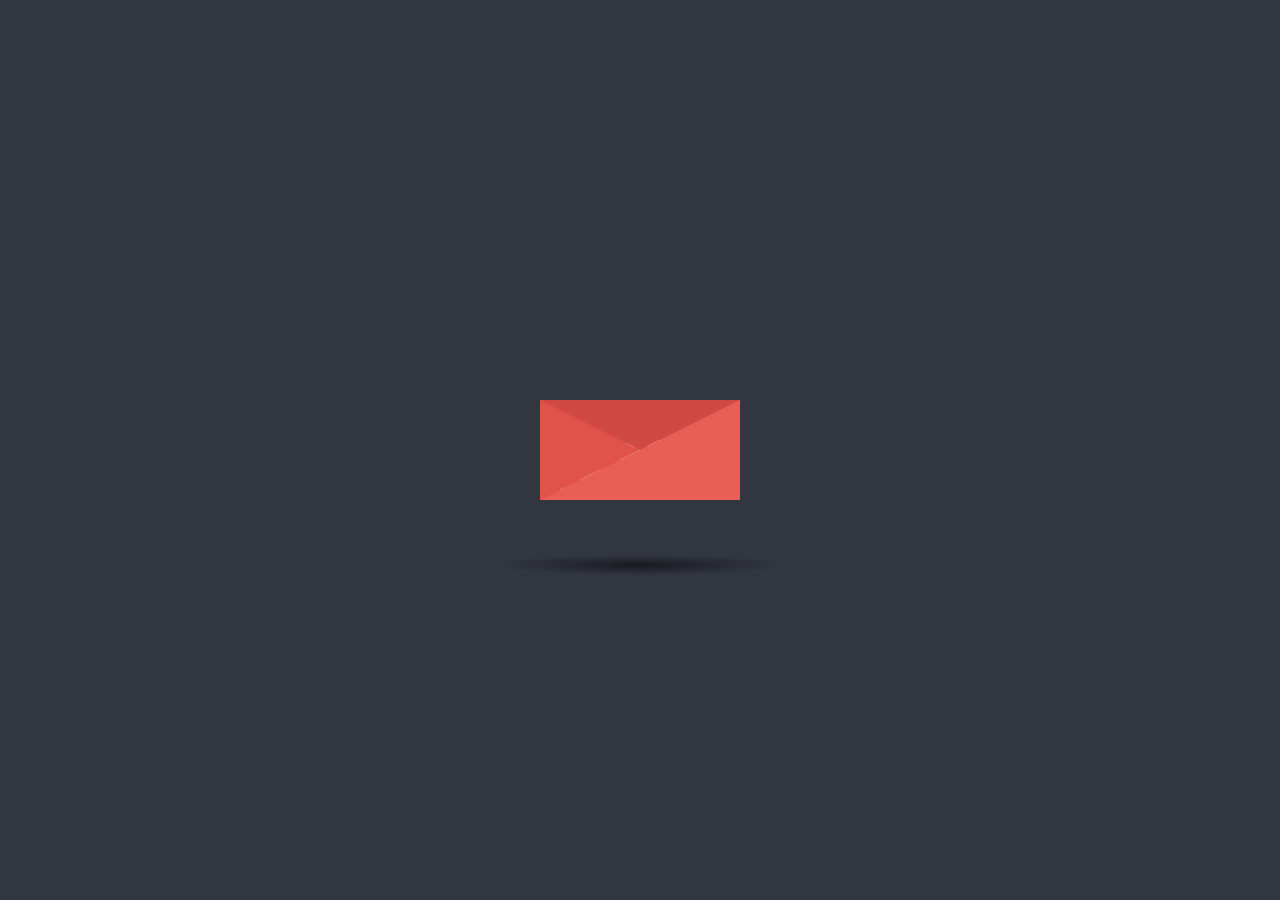
<file: Animated CSS Mail Button/index.html>
<!DOCTYPE html>
<html lang="en">
<head>
  <meta charset="UTF-8">
  <meta name="viewport" content="width=device-width, initial-scale=1.0">
  <title>Mail Button</title>
  <link rel="stylesheet" href="./styles.css">
</head>
<body>
  <div class="letter-image">
    <div class="animated-mail">
      <div class="back-fold"></div>
      <div class="letter">
        <div class="letter-border"></div>
        <div class="letter-title"></div>
        <div class="letter-context"></div>
        <div class="letter-stamp">
          <div class="letter-stamp-inner"></div>
        </div>
      </div>
      <div class="top-fold"></div>
      <div class="body"></div>
      <div class="left-fold"></div>
    </div>
    <div class="shadow"></div>
  </div>
</body>
</html>
</file>
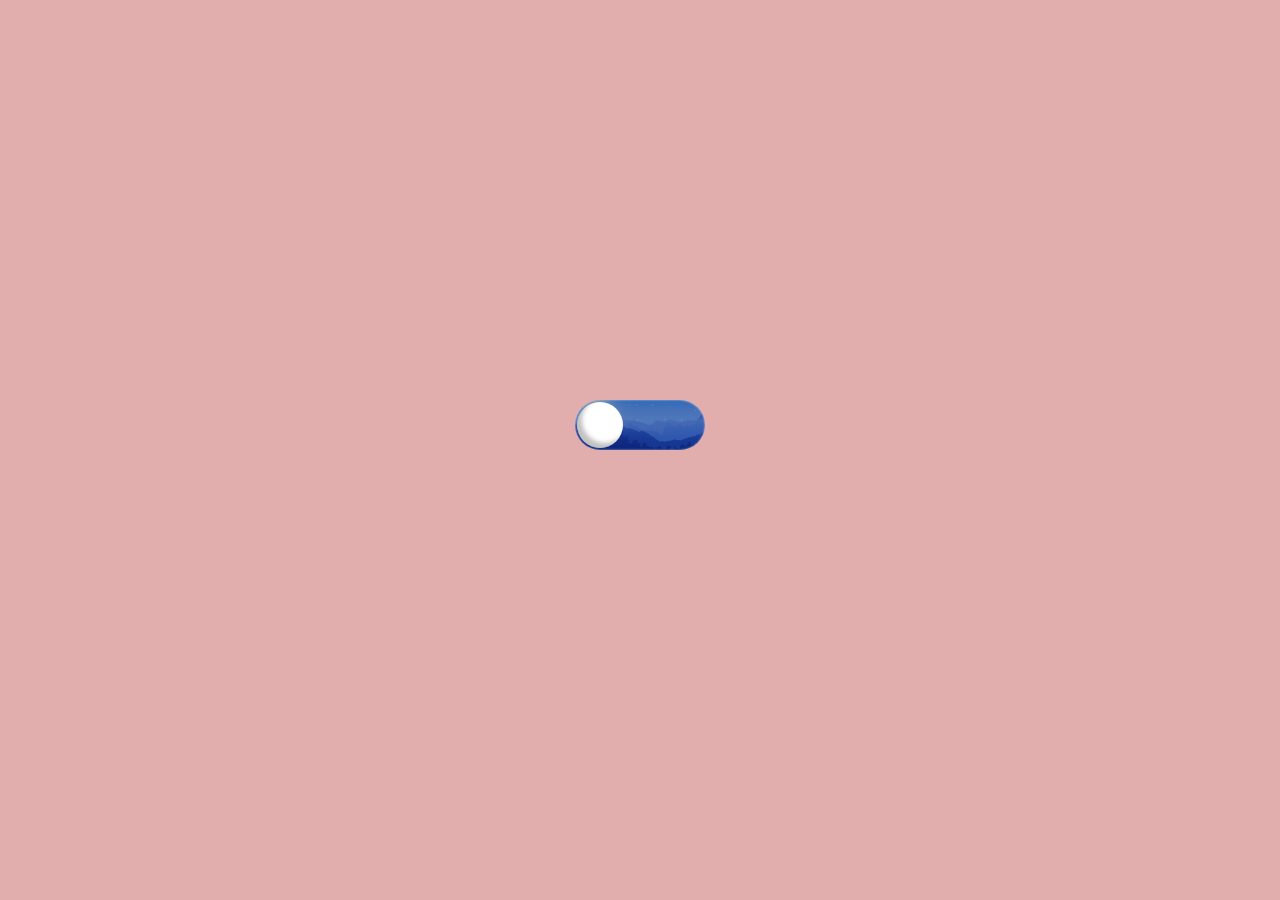
<file: Checkbox Toggle - Night Mode/index.html>
<!DOCTYPE html>
<html lang="en">
<head>
  <meta charset="UTF-8">
  <meta name="viewport" content="width=device-width, initial-scale=1.0">
  <title>Night Mode</title>
  <link rel="stylesheet" href="./styles.css">
</head>
<body>
  <div class="wrapper">
    <input type="checkbox" name="checkbox" class="switch">
  </div>
</body>
</html>
</file>
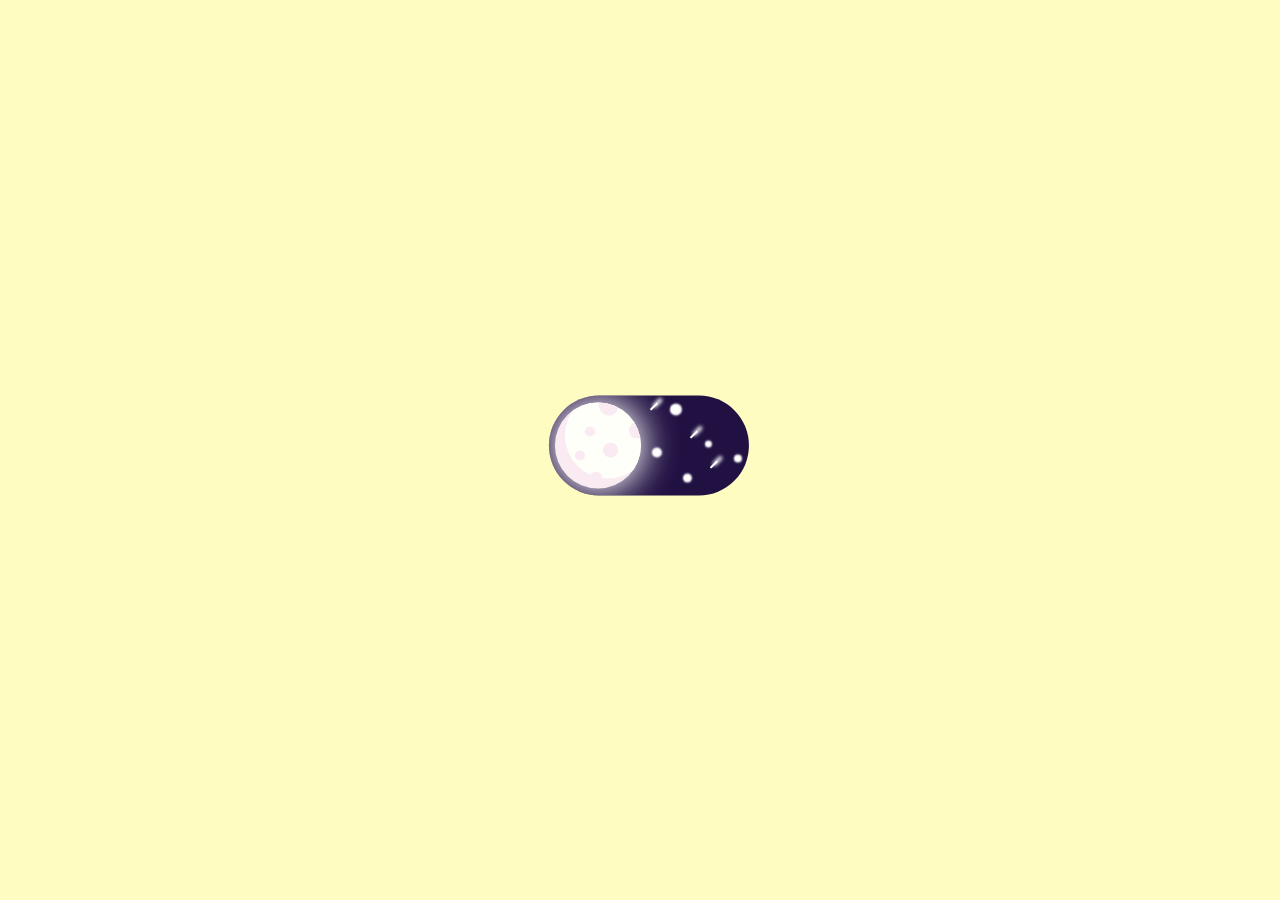
<file: day and night/index.html>
<!DOCTYPE html>
<html lang="en">
<head>
  <meta charset="UTF-8">
  <meta name="viewport" content="width=device-width, initial-scale=1.0">
  <title>Day and night</title>
  <link rel="stylesheet" href="./styles.css">
</head>
<body>
  <div class="wrapper">
    <input type="checkbox" id="hide-checkbox">
    <label for="hide-checkbox" class="toggle">
      <span class="toggle-button">
        <span class="crater crater-1"></span>
        <span class="crater crater-2"></span>
        <span class="crater crater-3"></span>   
        <span class="crater crater-4"></span>
        <span class="crater crater-5"></span>
        <span class="crater crater-6"></span>
        <span class="crater crater-7"></span>
      </span>
      <span class="star star-1"></span>
      <span class="star star-2"></span>
      <span class="star star-3"></span>
      <span class="star star-4"></span>
      <span class="star star-5"></span>
      <span class="star star-6"></span>
      <span class="star star-7"></span>
      <span class="star star-8"></span>
    </label>
  </div>
</body>
</html>
</file>
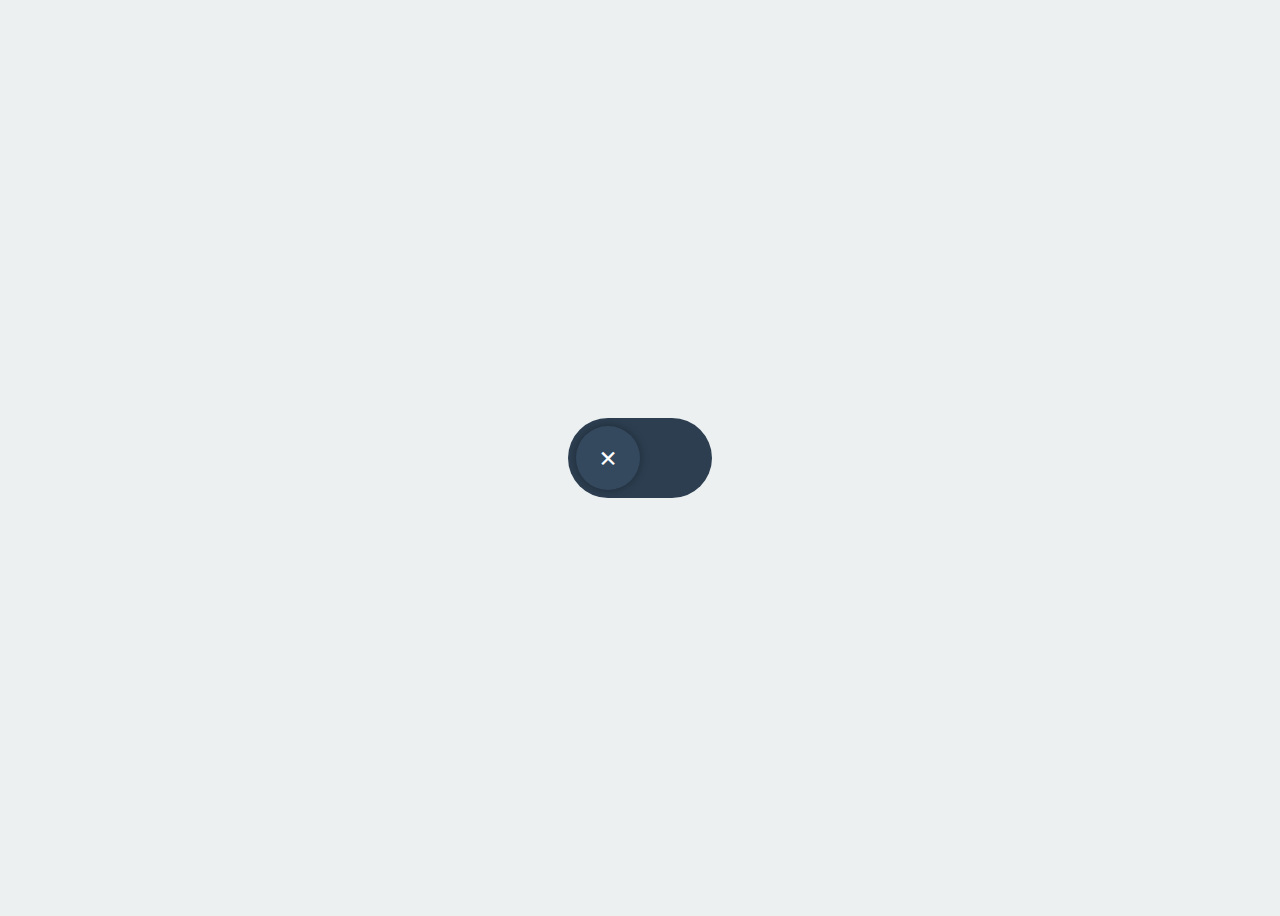
<file: Pure CSS Minimal Toggle/index.html>
<!DOCTYPE html>
<html lang="en">
<head>
  <meta charset="UTF-8">
  <meta name="viewport" content="width=device-width, initial-scale=1.0">
  <title>Pure minimal toggle</title>
  <link rel="stylesheet" href="./styles.css">
</head>
<body>
  <input id="chck" type="checkbox" />
  <label for="chck" class="check-trail">
    <span class="check-handler"></span>
  </label>
</body>
</html>
</file>
<file: Animated CSS Mail Button/styles.css>
body {
  background: #323641;
}

.letter-image {
  position: absolute;
  top: 50%;
  left: 50%;
  width: 200px;
  height: 200px;
  -webkit-transform: translate(-50%, -50%);
  -moz-transform: translate(-50%, -50%);
  transform: translate(-50%, -50%);
  cursor: pointer;
}

.animated-mail {
  position: absolute;
  height: 150px;
  width: 200px;
  -webkit-transition: 0.4s;
  -moz-transition: 0.4s;
  transition: 0.4s;
}
.animated-mail .body {
  position: absolute;
  bottom: 0;
  width: 0;
  height: 0;
  border-style: solid;
  border-width: 0 0 100px 200px;
  border-color: transparent transparent #e95f55 transparent;
  z-index: 2;
}
.animated-mail .top-fold {
  position: absolute;
  top: 50px;
  width: 0;
  height: 0;
  border-style: solid;
  border-width: 50px 100px 0 100px;
  -webkit-transform-origin: 50% 0%;
  -webkit-transition: transform 0.4s 0.4s, z-index 0.2s 0.4s;
  -moz-transform-origin: 50% 0%;
  -moz-transition: transform 0.4s 0.4s, z-index 0.2s 0.4s;
  transform-origin: 50% 0%;
  transition: transform 0.4s 0.4s, z-index 0.2s 0.4s;
  border-color: #cf4a43 transparent transparent transparent;
  z-index: 2;
}
.animated-mail .back-fold {
  position: absolute;
  bottom: 0;
  width: 200px;
  height: 100px;
  background: #cf4a43;
  z-index: 0;
}
.animated-mail .left-fold {
  position: absolute;
  bottom: 0;
  width: 0;
  height: 0;
  border-style: solid;
  border-width: 50px 0 50px 100px;
  border-color: transparent transparent transparent #e15349;
  z-index: 2;
}
.animated-mail .letter {
  left: 20px;
  bottom: 0px;
  position: absolute;
  width: 160px;
  height: 60px;
  background: white;
  z-index: 1;
  overflow: hidden;
  -webkit-transition: 0.4s 0.2s;
  -moz-transition: 0.4s 0.2s;
  transition: 0.4s 0.2s;
}
.animated-mail .letter .letter-border {
  height: 10px;
  width: 100%;
  background: repeating-linear-gradient(-45deg, #cb5a5e, #cb5a5e 8px, transparent 8px, transparent 18px);
}
.animated-mail .letter .letter-title {
  margin-top: 10px;
  margin-left: 5px;
  height: 10px;
  width: 40%;
  background: #cb5a5e;
}
.animated-mail .letter .letter-context {
  margin-top: 10px;
  margin-left: 5px;
  height: 10px;
  width: 20%;
  background: #cb5a5e;
}
.animated-mail .letter .letter-stamp {
  margin-top: 30px;
  margin-left: 120px;
  border-radius: 100%;
  height: 30px;
  width: 30px;
  background: #cb5a5e;
  opacity: 0.3;
}

.shadow {
  position: absolute;
  top: 200px;
  left: 50%;
  width: 400px;
  height: 30px;
  transition: 0.4s;
  transform: translateX(-50%);
  -webkit-transition: 0.4s;
  -webkit-transform: translateX(-50%);
  -moz-transition: 0.4s;
  -moz-transform: translateX(-50%);
  border-radius: 100%;
  background: radial-gradient(rgba(0, 0, 0, 0.5), rgba(0, 0, 0, 0), rgba(0, 0, 0, 0));
}

.letter-image:hover .animated-mail {
  transform: translateY(50px);
  -webkit-transform: translateY(50px);
  -moz-transform: translateY(50px);
}
.letter-image:hover .animated-mail .top-fold {
  transition: transform 0.4s, z-index 0.2s;
  transform: rotateX(180deg);
  -webkit-transition: transform 0.4s, z-index 0.2s;
  -webkit-transform: rotateX(180deg);
  -moz-transition: transform 0.4s, z-index 0.2s;
  -moz-transform: rotateX(180deg);
  z-index: 0;
}
.letter-image:hover .animated-mail .letter {
  height: 180px;
}
.letter-image:hover .shadow {
  width: 250px;
}
</file>
<file: Checkbox Toggle - Night Mode/styles.css>
body{
  padding: 0px;
  margin:0px;
  width:100%;
  height:100vh;
  background: rgb(226, 173, 173);
}

.wrapper{
  width: 130px;
  height:100px;
  position: absolute;
  top:50%;
  left:50%;
  transform: translate(-50%, -50%);
}

.switch{
  position: relative;
  width: 130px;
  height: 50px;
  margin: 0px;
  appearance: none;
  -webkit-appearance: none;
  background-image:url('[data-uri]');
  background-size: cover;
  background-repeat: no-repeat;
  border-radius: 25px;
  box-shadow: inset 0px 0px 2px rgba(255,255,255,.7);
  transition: background-image .7s ease-in-out;
  outline: none;
  cursor: pointer;
  overflow: hidden;
  }

  .switch:checked{
  background-image: url('[data-uri]');
  background-size: cover;
  transition: background-image 1s ease-in-out;
}


.switch:after{
  content: '';
  width: 46px;
  height:46px;
  border-radius: 50%;
  background-color: #fff;
  position: absolute;
  left: 2px;
  top: 2px;
  transform: translateX(0px);
  animation: off .7s forwards cubic-bezier(.8, .5, .2, 1.4);
  box-shadow: inset 5px -5px 4px rgba(53, 53, 53, 0.3);
}

@keyframes off{
  0%{
    transform: translateX(80px);
    width: 46px;
  }
  50%{
    width: 75px;  
    border-radius: 25px;   
  }
  100%{
    transform: translateX(0px); 
    width: 46px;
  }
}

.switch:checked:after{
  animation: on .7s forwards cubic-bezier(.8, .5, .2, 1.4);
  box-shadow: inset -5px -5px 4px rgba(53, 53, 53, 0.3);
}

@keyframes on{
  0%{
    transform: translateX(0px);
    width: 46px;
  }
  50%{
    width: 75px;  
    border-radius: 25px;   
  }
  100%{
    transform: translateX(80px); 
    width: 46px;
  }
}

.switch:checked:before{
  content: '';
  width: 15px;
  height: 15px;
  border-radius: 50%;
  position: absolute;
  left: 15px;
  top: 5px;
  transform-origin: 53px 10px;
  background-color: transparent;
  box-shadow: 5px -1px 0px #fff;
  filter: blur(0px);
  animation: sun .7s forwards ease;
}

@keyframes sun{
  0%{
    transform: rotate(170deg);
    background-color: transparent;
    box-shadow: 5px -1px 0px #fff;
    filter: blur(0px);
  }
  50%{
    background-color: transparent;
    box-shadow: 5px -1px 0px #fff;
    filter: blur(0px);
  }
  90%{
    background-color: #f5daaa;
    box-shadow: 0px 0px 10px #f5deb4,
    0px 0px 20px #f5deb4,
    0px 0px 30px #f5deb4,
    inset 0px 0px 2px #efd3a3;
    filter: blur(1px);
  }
  100%{
    transform: rotate(0deg);
    background-color: #f5daaa;
    box-shadow: 0px 0px 10px #f5deb4,
    0px 0px 20px #f5deb4,
    0px 0px 30px #f5deb4,
    inset 0px 0px 2px #efd3a3;
    filter: blur(1px);
  }
}

.switch:before{
  content: '';
  width: 15px;
  height: 15px;
  border-radius: 50%;
  position: absolute;
  left: 15px;
  top: 5px;
  filter: blur(1px);
  background-color: #f5daaa;
  box-shadow: 0px 0px 10px #f5deb4,
  0px 0px 20px #f5deb4,
  0px 0px 30px #f5deb4,
  inset 0px 0px 2px #efd3a3;
  transform-origin: 53px 10px;
  animation: moon .7s forwards ease;
}

@keyframes moon{
  0%{
    transform: rotate(0deg);
    filter: blur(1px);
  }
  50%{
    filter: blur(1px);
  }
  90%{
    background-color: transparent;
    box-shadow: 5px -1px 0px #fff;
    filter: blur(0px);

  }
  100%{
    transform: rotate(170deg);
    background-color: transparent;
    box-shadow: 5px -1px 0px #fff;
    filter: blur(0px);
  }
}

@keyframes youtubeAnim{
  0%,100%{
    color:#c9110f;
  }
  50%{
    color:#ff0000;
  }
}
</file>
<file: day and night/styles.css>
html, body {
  margin: 0;
  padding: 0;
  box-sizing: border-box;
  font-family: 'Nunito', sans-serif;
  font-size: 40px;
  background: #fffcc1;
}

* {
  box-sizing: inherit;
}

.wrapper {
  position: absolute;
  top: 50%;
  left: 50%;
  transform: translate(-50%, -50%);
}

#hide-checkbox {
  opacity: 0;
  height: 0;
  width: 0;
}

.toggle {
  position: relative;
  cursor: pointer;
  display: inline-block;
  width: 200px;
  height: 100px;
  background: #211042;
  border-radius: 50px;
  transition: 500ms;
  overflow: hidden;
}

.toggle-button {
  position: absolute;
  display: inline-block;
  top: 7px;
  left: 6px;
  width: 86px;
  height: 86px;
  border-radius: 50%;
  background: #FAEAF1;
  overflow: hidden;
  box-shadow: 0 0 35px 4px rgba(255, 255, 255);
  transition: all 500ms ease-out;
}

.crater {
  position: absolute;
  display: inline-block;
  background: #FAEAF1;
  border-radius: 50%;
  transition: 500ms;
}

.crater-1 {
  background: #FFFFF9;
  width: 86px;
  height: 86px;
  left: 10px;
  bottom: 10px;
}

.crater-2 {
  width: 20px;
  height: 20px;
  top: -7px;
  left: 44px;
}

.crater-3 {
  width: 16px;
  height: 16px;
  top: 20px;
  right: -4px;
}

.crater-4 {
  width: 10px;
  height: 10px;
  top: 24px;
  left: 30px;
}

.crater-5 {
  width: 15px;
  height: 15px;
  top: 40px;
  left: 48px;
}

.crater-6 {
  width: 10px;
  height: 10px;
  top: 48px;
  left: 20px;
}

.crater-7 {
  width: 12px;
  height: 12px;
  bottom: 5px;
  left: 35px;
}

.star {
  position: absolute;
  display: inline-block;
  border-radius: 50%;
  background: #FFF;
  box-shadow: 1px 0 2px 2px rgba(255, 255, 255);
}

.star-1 {
  width: 6px;
  height: 6px;
  right: 90px;
  bottom: 40px;
}

.star-2 {
  width: 8px;
  height: 8px;
  right: 70px;
  top: 10px;
}

.star-3 {
  width: 5px;
  height: 5px;
  right: 60px;
  bottom: 15px;
}

.star-4 {
  width: 3px;
  height: 3px;
  right: 40px;
  bottom: 50px;
}

.star-5 {
  width: 4px;
  height: 4px;
  right: 10px;
  bottom: 35px;
}

.star-6, .star-7, .star-8 {
  width: 10px;
  height: 2px;
  border-radius: 2px;
  transform: rotate(-45deg);
  box-shadow: 5px 0px 4px 1px #FFF;
  animation-name: travel;
  animation-duration: 1.5s;
  animation-timing-function: ease-out;
  animation-iteration-count: infinite;
}

.star-6 {
  right: 30px;
  bottom: 30px;
  animation-delay: -2s;
}

.star-7 {
  right: 50px;
  bottom: 60px;
}

.star-8 {
  right: 90px;
  top: 10px;
  animation-delay: -4s;
}

@keyframes travel {
  0% {
    transform: rotate(-45deg) translateX(70px);
  }

  50% {
    transform: rotate(-45deg) translateX(-20px);
    box-shadow: 5px 0px 6px 1px #FFF;
  }

  100% {
    transform: rotate(-45deg) translateX(-30px);
    width: 2px;
    height: 2px;
    opacity: 0;
    box-shadow: none;
  }
}

#hide-checkbox:checked + .toggle {
  background: #24D7F7;
}

#hide-checkbox:checked + .toggle .toggle-button {
  background: #F7FFFF;
  transform: translateX(102px);
  box-shadow: 0 0 35px 5px rgba(255, 255, 255);
}

#hide-checkbox:checked + .toggle .toggle-button .crater {
  transform: rotate(-45deg) translateX(70px);
}

#hide-checkbox:checked + .toggle .star {
  animation: move 2s infinite;
  transform: none;
  box-shadow: none;
}

#hide-checkbox:checked + .toggle .star-1 {
  width: 40px;
  height: 10px;
  border-radius: 10px;
  background: #FFF;
  left: 20px;
  top: 25px;
  box-shadow: none;
}

#hide-checkbox:checked + .toggle .star-2 {
  width: 12px;
  height: 12px;
  background: #FFF;
  left: 26px;
  top: 23px;
  box-shadow: -1px 0 2px 0 rgba(0, 0 , 0, 0.1);
}

#hide-checkbox:checked + .toggle .star-3 {
  width: 16px;
  height: 16px;
  background: #FFF;
  left: 35px;
  top: 19px;
  box-shadow: -1px 0 2px 0 rgba(0, 0 , 0, 0.1);
}

#hide-checkbox:checked + .toggle .star-4 {
  width: 14px;
  height: 14px;
  background: #FFF;
  left: 46px;
  top: 21px;
  box-shadow: -1px 0 2px 0 rgba(0, 0 , 0, 0.1);
}

#hide-checkbox:checked + .toggle .star-5 {
  width: 60px;
  height: 15px;
  border-radius: 15px;
  background: #FFF;
  left: 30px;
  bottom: 20px;
  box-shadow: none;
}

#hide-checkbox:checked + .toggle .star-6 {
  width: 18px;
  height: 18px;
  background: #FFF;
  border-radius: 50%;
  left: 38px;
  bottom: 20px;
  box-shadow: -1px 0 2px 0 rgba(0, 0 , 0, 0.1);
}

#hide-checkbox:checked + .toggle .star-7 {
  width: 24px;
  height: 24px;
  background: #FFF;
  border-radius: 50%;
  left: 52px;
  bottom: 20px;
  box-shadow: -1px 0 2px 0 rgba(0, 0 , 0, 0.1);
}

#hide-checkbox:checked + .toggle .star-8 {
  width: 21px;
  height: 21px;
  background: #FFF;
  border-radius: 50%;
  left: 70px;
  top: 59px;
  box-shadow: -1px 0 2px 0 rgba(0, 0 , 0, 0.1);
}

@keyframes move {
  0% {
    transform: none;
  }
  
  25% {
    transform: translateX(2px);
  }
  
  100% {
    transform: translateX(-2px);
  }
}
</file>
<file: Pure CSS Minimal Toggle/styles.css>
@charset "UTF-8";
body {
  display: flex;
  justify-content: center;
  align-items: center;
  background: #ecf0f1;
  height: 100vh;
}

/* Hide the input */
input[type=checkbox] {
  position: absolute;
  opacity: 0;
  z-index: -1;
}

.check-trail {
  display: flex;
  align-items: center;
  width: 9em;
  height: 5em;
  background: #2c3e50;
  border-radius: 2.5em;
  transition: all 0.5s ease;
  cursor: pointer;
}

.check-handler {
  display: flex;
  margin-left: 0.5em;
  justify-content: center;
  align-items: center;
  width: 4em;
  height: 4em;
  background: #34495e;
  border-radius: 50%;
  transition: all 0.5s ease;
  box-shadow: 0 0 8px rgba(0, 0, 0, 0.3);
}

.check-handler:before {
  content: "×";
  color: white;
  font-size: 2em;
  font-weight: bold;
}

input[type=checkbox]:checked + .check-trail {
  background: #16a085;
}

input[type=checkbox]:checked + .check-trail .check-handler {
  margin-left: 50%;
  background: #1abc9c;
}

input[type=checkbox]:checked + .check-trail .check-handler::before {
  content: "✔";
}
</file>
